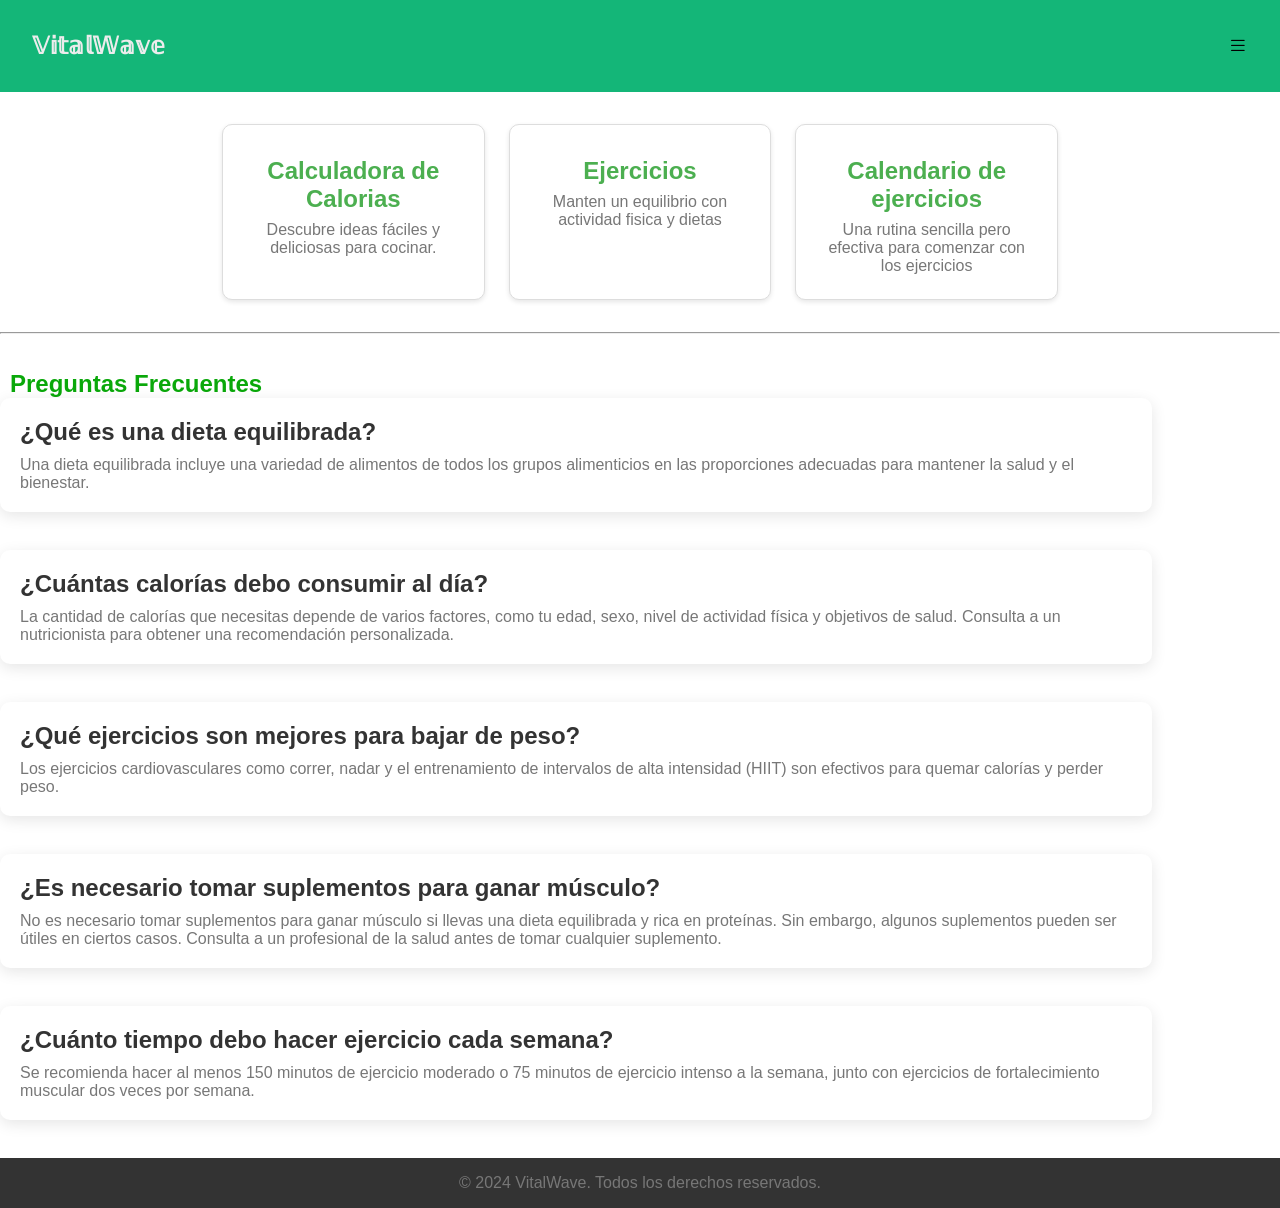
<file: index.html>
<!DOCTYPE html>
<html lang="en">

<head>
    <meta charset="UTF-8">
    <meta name="viewport" content="width=device-width, initial-scale=1.0">
    <title>Document</title>
</head>
<link rel="stylesheet" href="https://cdn.jsdelivr.net/npm/bootstrap-icons@1.10.3/font/bootstrap-icons.css">
<link rel="stylesheet" href="style.index.css">

<body>
    <header id="vida">
        <h2>𝕍𝕚𝕥𝕒𝕝𝕎𝕒𝕧𝕖</h2>
        <button id="abrir" class="abrir-menu"><i class="bi bi-list"></i></button>
        <nav class="nav" id="nav">
            <button class="cerrar-menu" id="cerrar"><i class="bi bi-x"></i></button>
            <ul class="nav-list">
                <li><a href="index.html">Inicio</a></li>
                <li><a href="Consejos.html">Consejos</a></li>
 
            </ul>
        </nav>
    </header>

    <main>


        <section class="navigation-grid">
            <div class="nav-item">
                <a href="calculadora.html">
                    <h2>Calculadora de Calorias</h2>
                    <p>Descubre ideas fáciles y deliciosas para cocinar.</p>
                </a>
            </div>
            <div class="nav-item">
                <a href="ejercicios.html">
                    <h2>Ejercicios</h2>
                    <p>Manten un equilibrio con actividad fisica y dietas</p>
                </a>
            </div>
            <div class="nav-item">
                <a href="calendario.html">
                    <h2>Calendario de ejercicios</h2>
                    <p>Una rutina sencilla pero efectiva para comenzar con los ejercicios </p>
                </a>
            </div>
    </main>


    <hr><br><br>
    <div class="container">
        
        <br>
        <div class="faq-container">

            <h2 class="h">Preguntas Frecuentes</h2>
            <div class="faq-item">
                <h4>¿Qué es una dieta equilibrada?</h4>
                <p>Una dieta equilibrada incluye una variedad de alimentos de todos los grupos alimenticios en las
                    proporciones adecuadas para mantener la salud y el bienestar.</p>
            </div>
        <br>
            <div class="faq-item">
                <h4>¿Cuántas calorías debo consumir al día?</h4>
                <p>La cantidad de calorías que necesitas depende de varios factores, como tu edad, sexo, nivel de
                    actividad física y objetivos de salud. Consulta a un nutricionista para obtener una recomendación
                    personalizada.</p>
            </div>
            <br>
            <div class="faq-item">
                <h4>¿Qué ejercicios son mejores para bajar de peso?</h4>
                <p>Los ejercicios cardiovasculares como correr, nadar y el entrenamiento de intervalos de alta
                    intensidad (HIIT) son efectivos para quemar calorías y perder peso.</p>
            </div>
            <br>
            <div class="faq-item">
                <h4>¿Es necesario tomar suplementos para ganar músculo?</h4>
                <p>No es necesario tomar suplementos para ganar músculo si llevas una dieta equilibrada y rica en
                    proteínas. Sin embargo, algunos suplementos pueden ser útiles en ciertos casos. Consulta a un
                    profesional de la salud antes de tomar cualquier suplemento.</p>
            </div>
            <br>
            <div class="faq-item">
                <h4>¿Cuánto tiempo debo hacer ejercicio cada semana?</h4>
                <p>Se recomienda hacer al menos 150 minutos de ejercicio moderado o 75 minutos de ejercicio intenso a la
                    semana, junto con ejercicios de fortalecimiento muscular dos veces por semana.</p>
            </div>
        </div>
    </div>
            <br>
    </main>


    <footer>
        <p>&copy; 2024 VitalWave. Todos los derechos reservados.</p>
    </footer>
    
    <script src="app-index.js"></script>
</body>

</html>
</file>
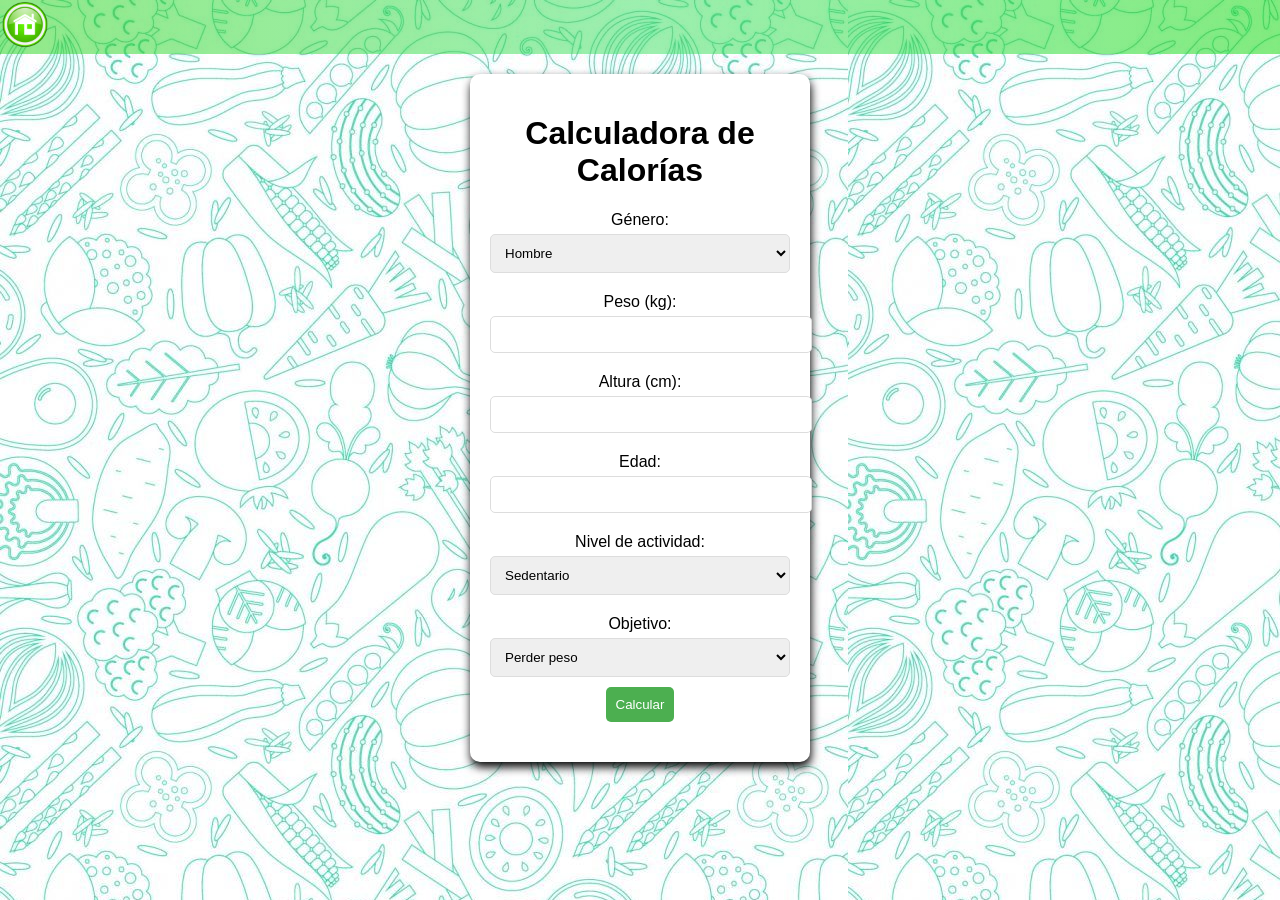
<file: calculadora.html>
<!DOCTYPE html>
<html lang="en">

<head>
    <meta charset="UTF-8">
    <meta name="viewport" content="width=device-width, initial-scale=1.0">
    <title>VitalWave</title>
</head>
<link rel="stylesheet" href="Style-Recetas.css">

<body>
</head>
<body>
    <header>
        
        <a href="index.html" title="casa iconos">
            <img src="Casitaa.png" height="50px" width="50px"> 
        </a>
    </header>
    <div class="calculator">
        <h1>Calculadora de Calorías</h1>
        <form id="calorie-form"> <label for="gender">Género:</label>
            <select id="gender" required>
                <option value="male">Hombre</option>
                <option value="female">Mujer</option>
            </select>
            <label for="weight">Peso (kg):</label>
            <input type="number" id="weight" required>
            <label for="height">Altura (cm):</label>
            <input type="number" id="height" required>
            <label for="age">Edad:</label> <input type="number" id="age" required>
            <label for="activity">Nivel de actividad:</label> <select id="activity" required>
                <option value="sedentary">Sedentario</option>
                <option value="light">Ligero</option>
                <option value="moderate">Moderado</option>
                <option value="active">Activo</option>
                <option value="very-active">Muy activo</option>
            </select> <label for="goal">Objetivo:</label> <select id="goal" required>
                <option value="lose">Perder peso</option>
                <option value="maintain">Mantener peso</option>
                <option value="gain">Ganar peso</option>
            </select> <button type="submit">Calcular</button>
        </form>
        <div id="result"></div>
        <div id="recipes"></div>
    </div>

    <script>
       document.getElementById('calorie-form').addEventListener('submit', function(e) {
    e.preventDefault();

    const gender = document.getElementById('gender').value;
    const weight = document.getElementById('weight').value;
    const height = document.getElementById('height').value;
    const age = document.getElementById('age').value;
    const activity = document.getElementById('activity').value;
    const goal = document.getElementById('goal').value;

    let bmr;
    if (gender === 'male') {
        bmr = 10 * weight + 6.25 * height - 5 * age + 5; 
    } else {
        bmr = 10 * weight + 6.25 * height - 5 * age - 161; 
    }

    let calories;
    switch(activity) {
        case 'sedentary':
            calories = bmr * 1.2;
            break;
        case 'light':
            calories = bmr * 1.375;
            break;
        case 'moderate':
            calories = bmr * 1.55;
            break;
        case 'active':
            calories = bmr * 1.725;
            break;
        case 'very-active':
            calories = bmr * 1.9;
            break;
    }

    switch(goal) {
        case 'lose':
            calories -= 500; 
            break;
        case 'gain':
            calories += 500; 
            break;
    }

    document.getElementById('result').innerHTML = `Calorías diarias necesarias: ${calories.toFixed(2)}`;

    const recipes = getRecipes(calories);
    document.getElementById('recipes').innerHTML = recipes;
});

function getRecipes(calories) {
    let recipes;
    if (calories < 2000) {
        recipes = `
            <h2>Recetas ligeras</h2>
            <ul>
                <li><strong>Ensalada de pollo:</strong> Pechuga de pollo a la parrilla, lechuga, tomate, pepino, y aderezo ligero.</li>
                <li><strong>Batido de frutas:</strong> Plátano, fresas, yogur bajo en grasa, y un poco de miel.</li>
                <li><strong>Verduras al vapor:</strong> Brócoli, zanahorias, y coliflor con un toque de aceite de oliva y sal.</li>
            </ul>
        `;
    } else {
        recipes = `
            <h2>Recetas fuertes</h2>
            <ul>
                <li><strong>Pasta con salsa de carne:</strong> 
                    <ul>
                        <li>Ingredientes: 200g de pasta integral, 150g de carne molida magra, 1 taza de salsa de tomate casera, 1/4 taza de queso parmesano rallado.</li>
                        <li>Instrucciones: Cocina la pasta según las instrucciones del paquete. En una sartén, cocina la carne molida hasta que esté dorada. Añade la salsa de tomate y cocina a fuego lento durante 10 minutos. Mezcla la pasta con la salsa y sirve con queso parmesano.</li>
                    </ul>
                </li>
                <li><strong>Pollo al horno con patatas:</strong> 
                    <ul>
                        <li>Ingredientes: 2 muslos de pollo, 3 patatas medianas, 2 cucharadas de aceite de oliva, hierbas al gusto (romero, tomillo), sal y pimienta.</li>
                        <li>Instrucciones: Precalienta el horno a 200°C. Coloca los muslos de pollo y las patatas cortadas en trozos en una bandeja para hornear. Rocía con aceite de oliva, añade las hierbas, sal y pimienta. Hornea durante 45 minutos o hasta que el pollo esté cocido y las patatas doradas.</li>
                    </ul>
                </li>
                <li><strong>Arroz con frijoles y carne:</strong> 
                    <ul>
                        <li>Ingredientes: 1 taza de arroz integral, 1 taza de frijoles negros cocidos, 150g de carne de res magra, 1 cebolla picada, 1 pimiento rojo picado, especias al gusto (comino, pimentón), sal y pimienta.</li>
                        <li>Instrucciones: Cocina el arroz según las instrucciones del paquete. En una sartén, cocina la carne de res hasta que esté dorada. Añade la cebolla y el pimiento y cocina hasta que estén tiernos. Añade los frijoles y las especias, y cocina a fuego lento durante 10 minutos. Mezcla con el arroz y sirve caliente.</li>
                    </ul>
                </li>
            </ul>
        `;
    }

    recipes += `<button onclick="resetForm()">Reiniciar</button>`;
    return recipes;
}

function resetForm() {
    document.getElementById('calorie-form').reset();
    document.getElementById('result').innerHTML = '';
    document.getElementById('recipes').innerHTML = '';
}



    </script>
    <script>
        const nav = document.querySelector("#nav");
const abrir = document.querySelector("#abrir");
const cerrar = document.querySelector("#cerrar");

abrir.addEventListener("click", () => {
    nav.classList.add("visible");
})

cerrar.addEventListener("click", () => {
    nav.classList.remove("visible");
})


    </script>
</body>

</html>
</file>
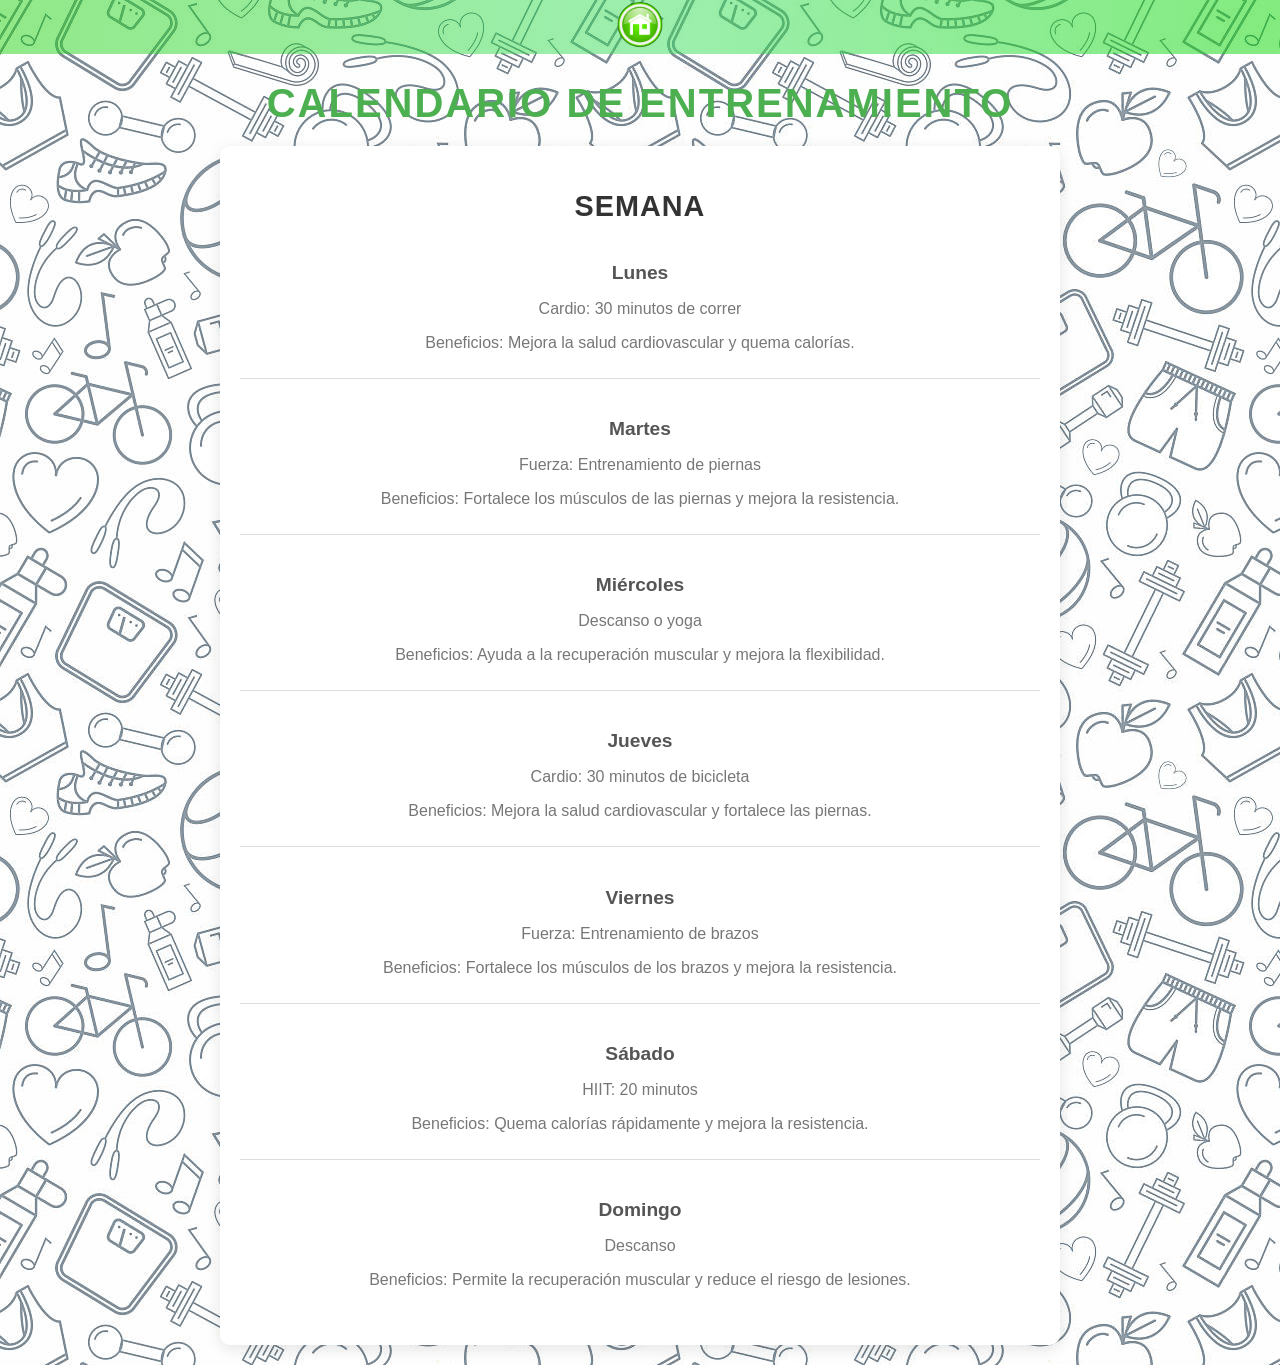
<file: calendario.html>
<!DOCTYPE html>
<html lang="es">
<head>
    <meta charset="UTF-8">
    <meta name="viewport" content="width=device-width, initial-scale=1.0">
    <title>Calendario de Entrenamiento</title>
    <link rel="stylesheet" href="styl.css">
</head>
<body>

    <header>
        
        <a href="index.html" title="casa iconos">
            <img src="Casitaa.png" height="50px" width="50px"> 
        </a>
    </header>

    <h1>Calendario de Entrenamiento</h1>
    <div class="calendar">
        <div class="week">
            <h2>Semana</h2>

            <div class="day">
                <h3>Lunes</h3>
                <p>Cardio: 30 minutos de correr</p>
                <p>Beneficios: Mejora la salud cardiovascular y quema calorías.</p>
            </div>

            <div class="day">
                <h3>Martes</h3>
                <p>Fuerza: Entrenamiento de piernas</p>
                <p>Beneficios: Fortalece los músculos de las piernas y mejora la resistencia.</p>
            </div>
            <div class="day">
                <h3>Miércoles</h3>
                <p>Descanso o yoga</p>
                <p>Beneficios: Ayuda a la recuperación muscular y mejora la flexibilidad.</p>
            </div>
            <div class="day">
                <h3>Jueves</h3>
                <p>Cardio: 30 minutos de bicicleta</p>
                <p>Beneficios: Mejora la salud cardiovascular y fortalece las piernas.</p>
            </div>
            <div class="day">
                <h3>Viernes</h3>
                <p>Fuerza: Entrenamiento de brazos</p>
                <p>Beneficios: Fortalece los músculos de los brazos y mejora la resistencia.</p>
            </div>
            <div class="day">
                <h3>Sábado</h3>
                <p>HIIT: 20 minutos</p>
                <p>Beneficios: Quema calorías rápidamente y mejora la resistencia.</p>
            </div>
            <div class="day">
                <h3>Domingo</h3>
                <p>Descanso</p>
                <p>Beneficios: Permite la recuperación muscular y reduce el riesgo de lesiones.</p>
            </div>
        </div>
       
    </div>
</body>
</html>
</file>
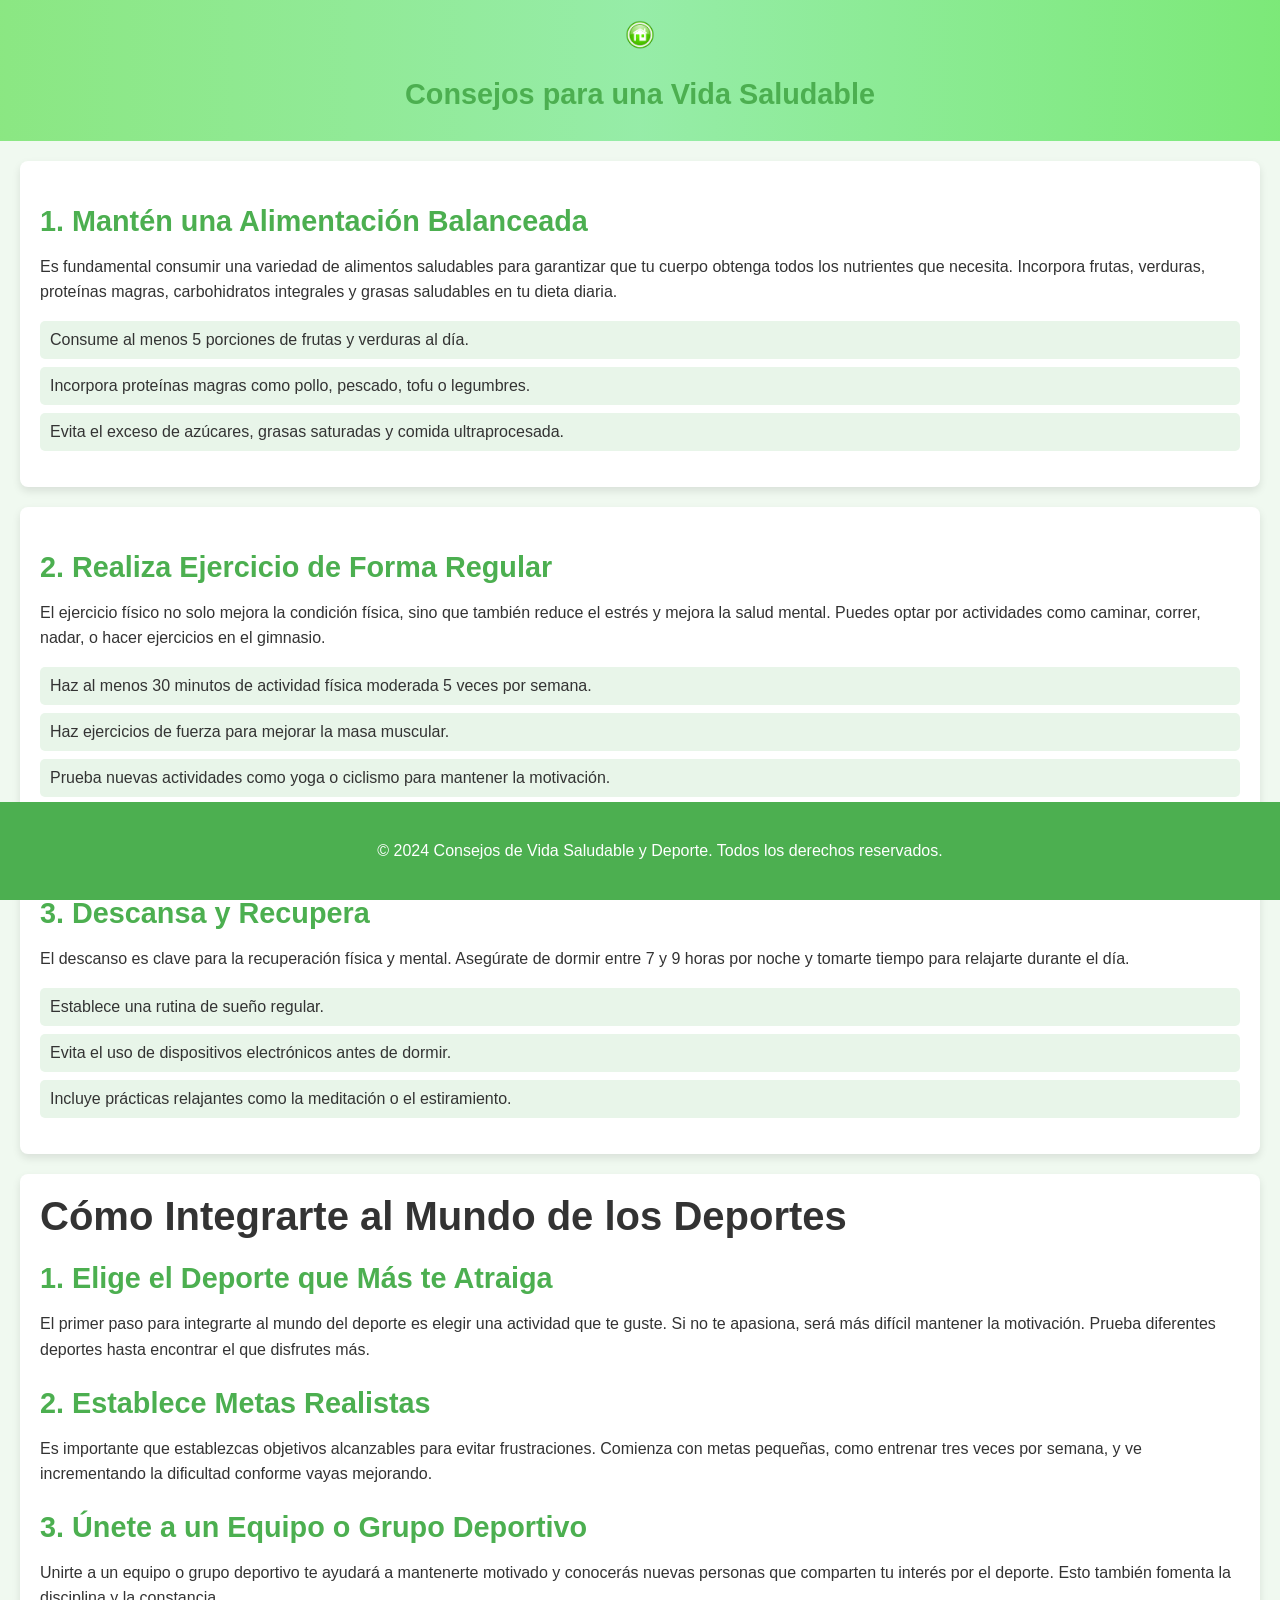
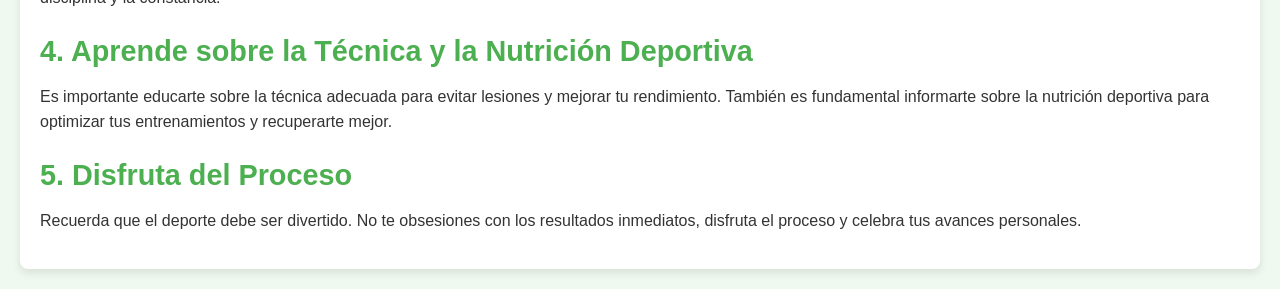
<file: Consejos.html>
<!DOCTYPE html>
<html lang="es">
<head>
    <meta charset="UTF-8">
    <meta name="viewport" content="width=device-width, initial-scale=1.0">
    <title>Consejos para una Vida Saludable y el Mundo del Deporte</title>
    <link rel="stylesheet" href="style-consejos.css">
</head>
<header>
        
    <a href="index.html" title="casa iconos">
        <img src="Casitaa.png" height="30px" width="30px"> 
    </a>

<h2>Consejos para una Vida Saludable</h2>
</header>
<body>

   
      

    <section>
        <h2>1. Mantén una Alimentación Balanceada</h2>
        <p>Es fundamental consumir una variedad de alimentos saludables para garantizar que tu cuerpo obtenga todos los nutrientes que necesita. Incorpora frutas, verduras, proteínas magras, carbohidratos integrales y grasas saludables en tu dieta diaria.</p>
        <ul>
            <li>Consume al menos 5 porciones de frutas y verduras al día.</li>
            <li>Incorpora proteínas magras como pollo, pescado, tofu o legumbres.</li>
            <li>Evita el exceso de azúcares, grasas saturadas y comida ultraprocesada.</li>
        </ul>
    </section>

    <section>
        <h2>2. Realiza Ejercicio de Forma Regular</h2>
        <p>El ejercicio físico no solo mejora la condición física, sino que también reduce el estrés y mejora la salud mental. Puedes optar por actividades como caminar, correr, nadar, o hacer ejercicios en el gimnasio.</p>
        <ul>
            <li>Haz al menos 30 minutos de actividad física moderada 5 veces por semana.</li>
            <li>Haz ejercicios de fuerza para mejorar la masa muscular.</li>
            <li>Prueba nuevas actividades como yoga o ciclismo para mantener la motivación.</li>
        </ul>
    </section>

    <section>
        <h2>3. Descansa y Recupera</h2>
        <p>El descanso es clave para la recuperación física y mental. Asegúrate de dormir entre 7 y 9 horas por noche y tomarte tiempo para relajarte durante el día.</p>
        <ul>
            <li>Establece una rutina de sueño regular.</li>
            <li>Evita el uso de dispositivos electrónicos antes de dormir.</li>
            <li>Incluye prácticas relajantes como la meditación o el estiramiento.</li>
        </ul>
    </section>

    <section>
        <h1>Cómo Integrarte al Mundo de los Deportes</h1>
        <h2>1. Elige el Deporte que Más te Atraiga</h2>
        <p>El primer paso para integrarte al mundo del deporte es elegir una actividad que te guste. Si no te apasiona, será más difícil mantener la motivación. Prueba diferentes deportes hasta encontrar el que disfrutes más.</p>

        <h2>2. Establece Metas Realistas</h2>
        <p>Es importante que establezcas objetivos alcanzables para evitar frustraciones. Comienza con metas pequeñas, como entrenar tres veces por semana, y ve incrementando la dificultad conforme vayas mejorando.</p>

        <h2>3. Únete a un Equipo o Grupo Deportivo</h2>
        <p>Unirte a un equipo o grupo deportivo te ayudará a mantenerte motivado y conocerás nuevas personas que comparten tu interés por el deporte. Esto también fomenta la disciplina y la constancia.</p>

        <h2>4. Aprende sobre la Técnica y la Nutrición Deportiva</h2>
        <p>Es importante educarte sobre la técnica adecuada para evitar lesiones y mejorar tu rendimiento. También es fundamental informarte sobre la nutrición deportiva para optimizar tus entrenamientos y recuperarte mejor.</p>

        <h2>5. Disfruta del Proceso</h2>
        <p>Recuerda que el deporte debe ser divertido. No te obsesiones con los resultados inmediatos, disfruta el proceso y celebra tus avances personales.</p>
    </section>

    <footer>
        <p>&copy; 2024 Consejos de Vida Saludable y Deporte. Todos los derechos reservados.</p>
    </footer>

</body>
</html>
</file>
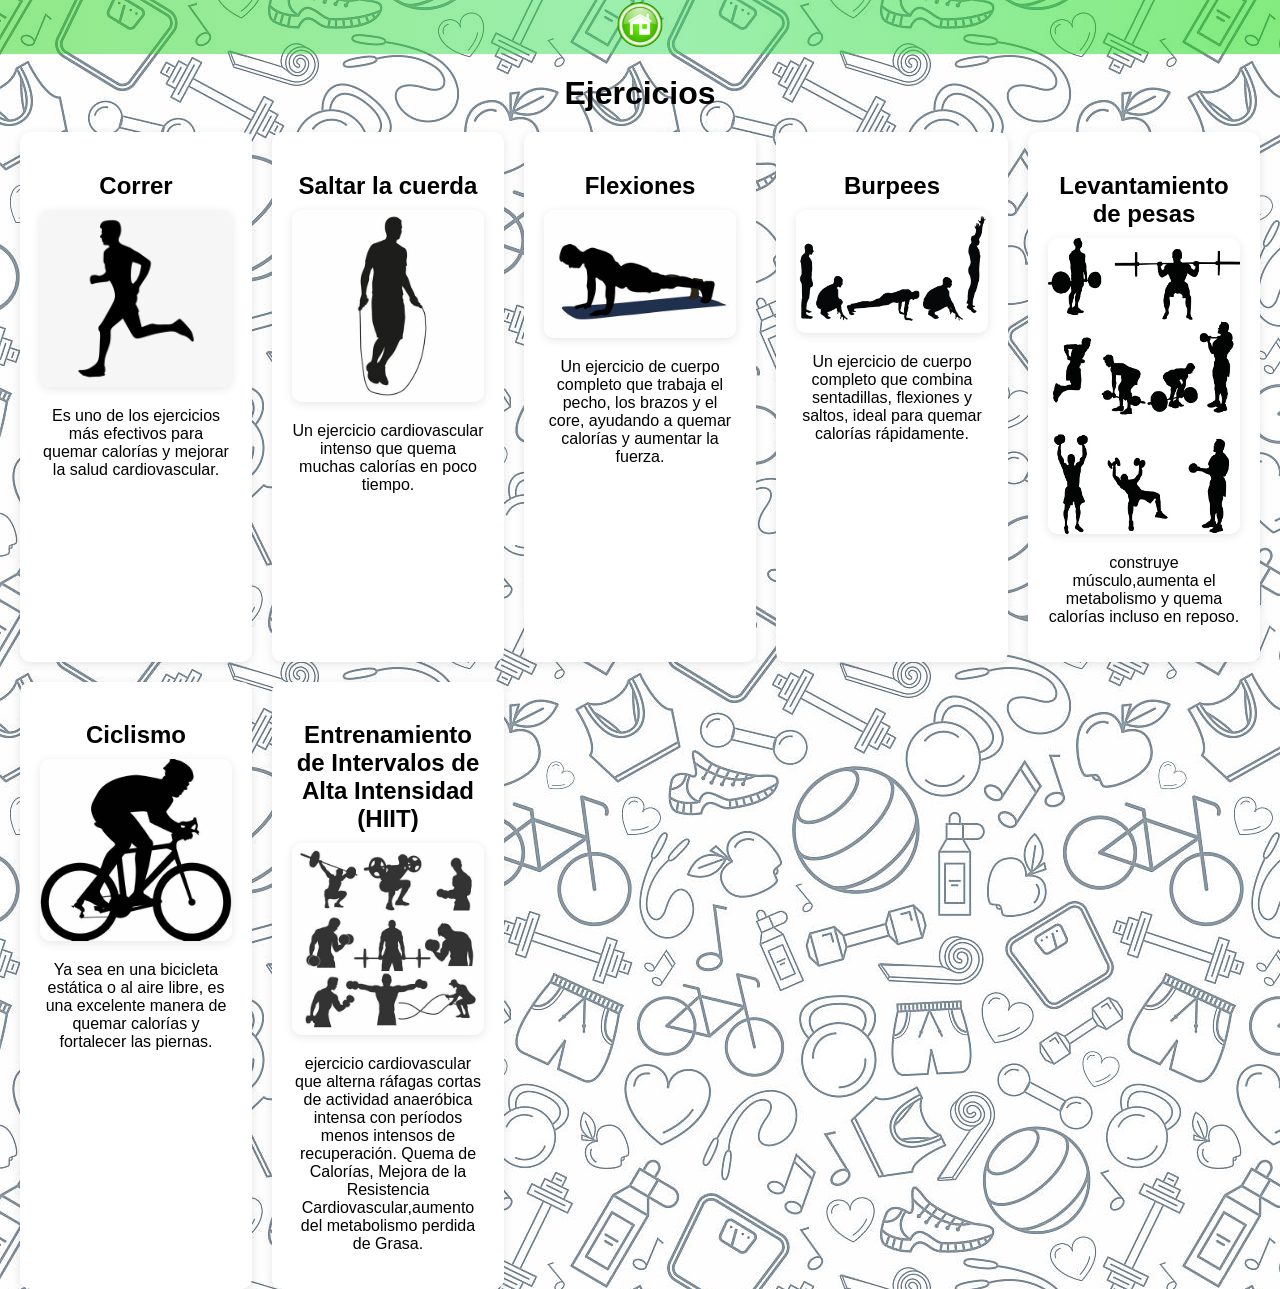
<file: ejercicios.html>
<!DOCTYPE html>
<html lang="es">
<head>
    <meta charset="UTF-8">
    <meta name="viewport" content="width=device-width, initial-scale=1.0">
    <title>Ejercicios con GIFs</title>
    <link rel="stylesheet" href="styles.css">
</head>
<body>
    <header>
        
        <a href="index.html" title="casa iconos">
            <img src="Casitaa.png" height="50px" width="50px"> 
        </a>
    </header>
    <h1>Ejercicios</h1>
    <div class="exercise-grid">


        <div class="exercise-item">
            <h2>Correr</h2>
            <img class="ig" src="Correr.png" alt="Ejercicio 1">
            <p>Es uno de los ejercicios más efectivos para quemar calorías y mejorar la salud cardiovascular.</p>
        </div>

        <div class="exercise-item">
            <h2>Saltar la cuerda</h2>
            <img class="ig" src="SaltarCuerda.jpg" alt="Ejercicio 2">
            <p>Un ejercicio cardiovascular intenso que quema muchas calorías en poco tiempo.</p>
        </div>

        <div class="exercise-item">
            <h2>Flexiones</h2>
            <img class="ig" src="Flexiones.jpg" alt="Ejercicio 3"> 
            <p>Un ejercicio de cuerpo completo que trabaja el pecho, los brazos y el core, ayudando a quemar calorías y aumentar la fuerza.</p>
        </div>

        <div class="exercise-item">
            <h2>Burpees</h2>
            <img class="ig" src="burpees.jpg" alt="Ejercicio 1">
            <p>Un ejercicio de cuerpo completo que combina sentadillas, flexiones y saltos, ideal para quemar calorías rápidamente.</p>
        </div>

        <div class="exercise-item">
            <h2>Levantamiento de pesas</h2>
            <img class="ig" src="levantamiento.jpg" alt="Ejercicio 2">
            <p>construye músculo,aumenta el metabolismo y quema calorías incluso en reposo.</p>
        </div>

        <div class="exercise-item">
            <h2>Ciclismo</h2>
            <img class="ig" src="Ciclismo.jpg" alt="Ejercicio 3"> 
            <p>Ya sea en una bicicleta estática o al aire libre, es una excelente manera de quemar calorías y fortalecer las piernas.</p>
        </div>

        <div class="exercise-item">
            <h2>Entrenamiento de Intervalos de Alta Intensidad (HIIT)</h2>
            <img class="ig" src="HIIT.jpg" alt="Ejercicio 3"> 
            <p>ejercicio cardiovascular que alterna ráfagas cortas de actividad anaeróbica intensa con períodos menos intensos de recuperación.
                
                Quema de Calorías, Mejora de la Resistencia Cardiovascular,aumento del metabolismo
                 perdida de Grasa.

                
               </p>
        </div>

        
    </div>
</body>
</html>
</file>
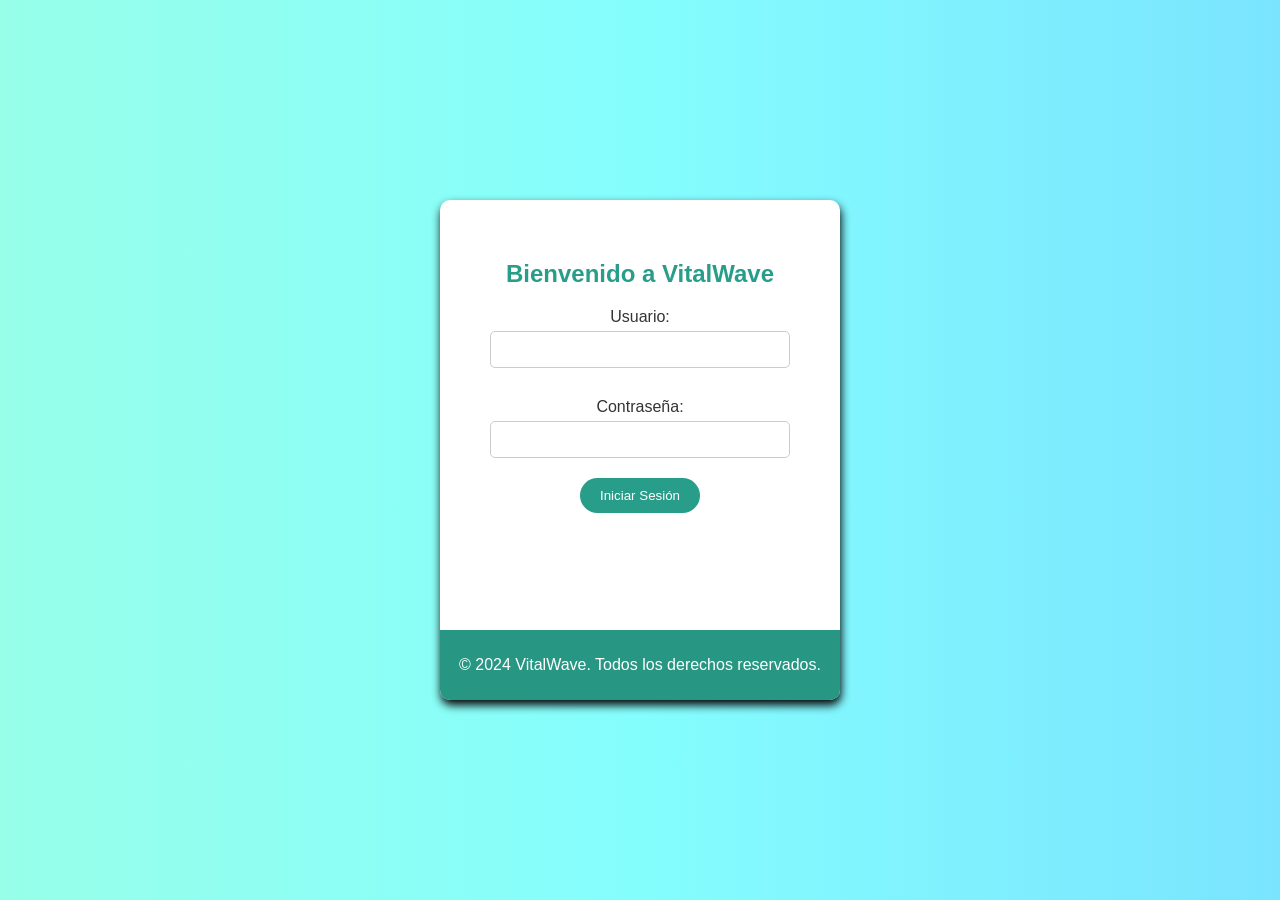
<file: login.html>
<!DOCTYPE html>
<html lang="es">
<head>
    <meta charset="UTF-8">
    <meta name="viewport" content="width=device-width, initial-scale=1.0">
    <title>Login de Nutrición</title>
    <link rel="stylesheet" href="login.css">
</head>
<body>
    <div class="container">
    <div class="login-container">
        <h2 class="fade-in">Bienvenido a VitalWave</h2>
        <form id="login-form">
            <label for="username">Usuario:</label>
            <input type="text" id="username" name="username" required>
            <label for="password">Contraseña:</label>
            <input type="password" id="password" name="password" required>
            <button type="submit">Iniciar Sesión</button>
        </form>
    </div>
    <footer class="footer"> <p>&copy; 2024 VitalWave. Todos los derechos reservados.</p>
</div>


    <script> document.getElementById('login-form').addEventListener('submit', function(event) {
        event.preventDefault();
        const username = document.getElementById("username").value;
        const password = document.getElementById("password").value;
    
        if (username === 'usuario' && password === 'contraseña') { 
            setTimeout(function() { 
                window.location.href = 'index.html';}, 1000);
            
        } else {
            alert('Usuario o contraseña incorrectos');
        }
    });</script>
</body>
</html>
</file>
<file: style.index.css>
body {
    font-family: Arial, sans-serif;
    margin: 0;
    padding: 0;
    background-color: white;
    display: flex;
    flex-direction: column;
    min-height: 100vh;
}

* {
    margin: 0;
    padding: 0;
    box-sizing: border-box;
    font-family: sans-serif;
}

header {
    display: flex;
    justify-content: space-between;
    padding: 2rem;
    background-color: #14b678;
    color: #ececec;
}

.nav-list {
    list-style-type: none;
    display: flex;
    gap: 1rem;
    color: white;
}

.nav-list li a {
    text-decoration: none;
    color: #1c1c1c;
}

.abrir-menu,
.cerrar-menu {
    display: none;
}

@media screen and (max-width: 1300px) {
    .abrir-menu,
    .cerrar-menu {
        display: block;
        border: 0;
        font-size: 1.25rem;
        background-color: transparent;
        cursor: pointer;
    }

    .abrir-menu {
        color: #000000;
    }

    .cerrar-menu {
        color: #000000;
    }

    .nav {
        color: rgb(0, 0, 0);
        opacity: 0;
        visibility: hidden;
        display: flex;
        flex-direction: column;
        align-items: end;
        gap: 1rem;
        position: absolute;
        top: 0;
        right: 0;
        bottom: 0;
        background-color: #1c1c1c;
        padding: 2rem;
        box-shadow: 0 0 0 100vmax rgba(0, 0, 0, .5);
    }

    .nav.visible {
        opacity: 1;
        visibility: visible;
    }

    .nav-list {
        flex-direction: column;
        align-items: end;
    }

    .nav-list li a {
        color: #fffcfcec;
    }
}

h2 {
    margin: 0px;
}

#vida {
    border-color: 1px #000000;
    margin-top: 0%;
    width: 100%;
}

.navigation-grid {
    display: grid;
    grid-template-columns: repeat(auto-fit, minmax(200px, 1fr));
    gap: 1.5rem;
    padding: 2rem;
    max-width: 900px;
    margin: 0 auto;
}

.nav-item {
    background-color: white;
    border: 1px solid #ddd;
    border-radius: 10px;
    box-shadow: 0 2px 5px rgba(0, 0, 0, 0.1);
    padding: 1.5rem;
    text-align: center;
    transition: transform 0.3s, box-shadow 0.3s;
}

.nav-item:hover {
    transform: scale(1.05);
    box-shadow: 0 4px 10px rgba(0, 0, 0, 0.2);
}

.nav-item a {
    text-decoration: none;
    color: #333;
    display: block;
}

.nav-item h2 {
    color: #4CAF50;
    margin: 0.5rem 0;
}

footer {
    background-color: #333;
    color: white;
    text-align: center;
    padding: 1rem 0;
    max-width: 100%;
    width: 100%;
    margin-top: auto; /* Asegura que el footer esté siempre al final */
}

.el {
    align-items: center;
    text-align: center;
    max-width: 100%;
}

.h{
    color:rgb(10, 168, 10);
    margin-left:10px;
    
}

.faq-container {
    display: flex;
    flex-direction: column;
}

.faq-item {
    background-color: rgb(255, 255, 255);
    padding: 20px;
    border-radius: 10px;
    box-shadow: 0 4px 15px rgba(0, 0, 0, 0.1);
    margin-bottom: 20px;
    width: 90%;
    transition: background-color 0.3s;
}

.faq-item:hover {
    background-color: rgb(235, 235, 235);
}

p {
    color: #777;
    font-size: 1em;
}

.container {
    display: flex;
    justify-content: center;
    align-items: center;
}

h4 {
    color: #333;
    font-size: 1.5em;
    margin-bottom: 10px;
}
</file>
<file: Style-Recetas.css>
body {
    font-family: Arial, sans-serif;
   background-image:url(fondito.jpg);
    margin: 0;
    padding: 0;
}

.calculator {
    background-color: white;
    padding: 20px;
    border-radius: 10px;
    box-shadow:1px 5px 10px;
    width: 300px;
    text-align: center;
    margin: 20px auto;
}

label {
    display: block;
    margin: 10px 0 5px;
}

input, select {
    width: 100%;
    padding: 10px;
    margin-bottom: 10px;
    border: 1px solid #ddd;
    border-radius: 5px;
}

button {
    background-color: #4CAF50;
    color: white;
    border: none;
    padding: 10px;
    border-radius: 5px;
    cursor: pointer;
}

button:hover {
    background-color: #45a049;
}

#result, #recipes {
    margin-top: 20px;
}
header{
    background: linear-gradient(to right, #20d40f7c, #37df5b7c, #12da0b85);
    align-items: center;
    width: 100%;
}
</file>
<file: styl.css>
body {
    font-family: 'Arial', sans-serif;
    background-image:url(FondoE.jpg);
    margin: 0;
    
    text-align: center;
}
.pp{
    color:black;
}

h1 {
    margin-bottom: 20px;
    color: #4CAF50;
    font-size: 2.5em;
    text-transform: uppercase;
    letter-spacing: 2px;
}

.calendar {
    display: flex;
    flex-direction: column;
    align-items: center;
}

.week {
    background-color: #ffffff;
    padding: 20px;
    border-radius: 10px;
    box-shadow: 0 4px 15px rgba(0, 0, 0, 0.1);
    margin-bottom: 20px;
    width: 80%;
    max-width: 800px;
    transition: transform 0.3s, box-shadow 0.3s;
}

.week:hover {
    transform: translateY(-10px);
    box-shadow: 0 8px 30px rgba(0, 0, 0, 0.2);
}

.day {
    margin-bottom: 10px;
    padding: 10px;
    border-bottom: 1px solid #ddd;
    transition: background-color 0.3s;
}

.day:last-child {
    border-bottom: none;
}

.day:hover {
    background-color: #f0f0f0;
}

h2 {
    margin-bottom: 10px;
    color: #333;
    font-size: 1.8em;
    text-transform: uppercase;
    letter-spacing: 1px;
}

h3 {
    margin-bottom: 5px;
    color: #555;
    font-size: 1.2em;
}

p {
    color: #777;
    font-size: 1em;
}
header{
    background: linear-gradient(to right, #20d40f7c, #37df5b7c, #12da0b85);

}
</file>
<file: style-consejos.css>
body {
    font-family: 'Arial', sans-serif;
    background-color: #f0f9f0;
    color: #333;
    margin: 0;
    padding: 0;
}

header {
    background-color: #4CAF50;
    color: white;
    text-align: center;
    padding: 20px;
}

h1 {
    font-size: 2.5rem;
    margin: 0;
}

section {
    margin: 20px;
    padding: 20px;
    background-color: #ffffff;
    border-radius: 8px;
    box-shadow: 0 4px 8px rgba(0, 0, 0, 0.1);
}

h2 {
    color: #4CAF50;
    font-size: 1.8rem;
    margin-bottom: 10px;
}

p {
    font-size: 1rem;
    line-height: 1.6;
}

ul {
    list-style-type: none;
    padding: 0;
}

li {
    background-color: #e8f5e9;
    margin: 8px 0;
    padding: 10px;
    border-radius: 5px;
    font-size: 1rem;
}

li:hover {
    background-color: #c8e6c9;
    cursor: pointer;
}

a {
    color: #4CAF50;
    text-decoration: none;
}

a:hover {
    text-decoration: underline;
}

form {
    display: flex;
    flex-direction: column;
    width: 300px;
    margin: 0 auto;
}

input[type="text"],
input[type="password"],
button {
    padding: 10px;
    margin: 10px 0;
    border: 2px solid #4CAF50;
    border-radius: 5px;
    font-size: 1rem;
}

input[type="text"]:focus,
input[type="password"]:focus {
    outline: none;
    border-color: #81C784;
}

button {
    background-color: #4CAF50;
    color: white;
    border: none;
    cursor: pointer;
    transition: background-color 0.3s ease;
}

button:hover {
    background-color: #388E3C;
}

footer {
    text-align: center;
    padding: 20px;
    background-color: #4CAF50;
    color: white;
    position: fixed;
    width: 100%;
    bottom: 0;
}

main {
    margin-bottom: 60px; 
}
header{
    background: linear-gradient(to right, #20d40f7c, #37df5b7c, #12da0b85);

}
</file>
<file: styles.css>
body {
    font-family: Arial, sans-serif;
    background-image:url(FondoE.jpg);
    margin: 0;
    text-align: center;
}

h1 {
    margin-bottom: 20px;
}

.exercise-grid { 
    display: grid; grid-template-columns: repeat(auto-fill, minmax(200px, 1fr)); 
    gap: 20px;
    padding-right: 20px;
    padding-left: 20px;
} 
.exercise-item { 
    background-color: white; 
    padding: 20px; border-radius: 10px; 
    box-shadow: 0 2px 10px rgba(0, 0, 0, 0.1); 
    text-align: center; 
    transition: transform 0.3s, box-shadow 0.3s; 
} 
.exercise-item:hover { 
    transform: translateY(-10px); 
    box-shadow: 0 4px 20px rgba(0, 0, 0, 0.2); 
}

h2 {
    margin-bottom: 10px;
}

.ig{
    width: 100%;
    height: auto;
    border-radius: 10px;
    box-shadow: 0 2px 10px rgba(0, 0, 0, 0.1);
}
header{
    background: linear-gradient(to right, #20d40f7c, #37df5b7c, #12da0b85);

}
</file>
<file: login.css>
body {
    font-family: 'Arial', sans-serif;
    background: linear-gradient(to right, #2affd17c, #02fcfc7c, #00ccff85);
    display: flex; 
    justify-content: center; 
    align-items: center; 
    height: 100vh; 
    margin: 0;

}
.container{ 
    display: flex; 
    flex-direction: column; 
    justify-content: center; 
    align-items: center; 
    max-width: 400px; 
    width: 100%; 
    background-color: #fff; 
    border-radius: 10px; 
    box-shadow: 1px 5px 10px;
    overflow: hidden;
    margin:10px;
}

    .login-container {
    width: 100%;
    padding: 40px;
    border-radius: 10px;
    text-align: center;
    max-width: 300px;
    height:350px;
}
.footer { 
    background-color: #279784; 
    color: white; 
    padding: 10px; 
    text-align: center; 
    width: 100%; 
}

h2 { 
    color: #289e8a; 
    margin-bottom: 20px; 
    opacity: 0; 
    transform: translateY(-20px); 
    animation: fadeIn 2s forwards; 
} 
@keyframes fadeIn { 
    to { 
        opacity: 1; 
        transform: translateY(0); 
    }
}
label {
    display: block;
    margin: 10px 0 5px;
    color: #333;
}

input {
    width: 100%;
    padding: 10px;
    margin-bottom: 20px;
    border: 1px solid #ccc;
    border-radius: 5px;
    box-sizing: border-box;
}

button {
    background-color: #289e8a;
    color: white;
    padding: 10px 20px;
    border: none;
    border-radius: 50px;
    cursor: pointer;
    transition: background-color 0.3s ease;
}

button:hover {
    background-color: #0fe4d9;
}
</file>
